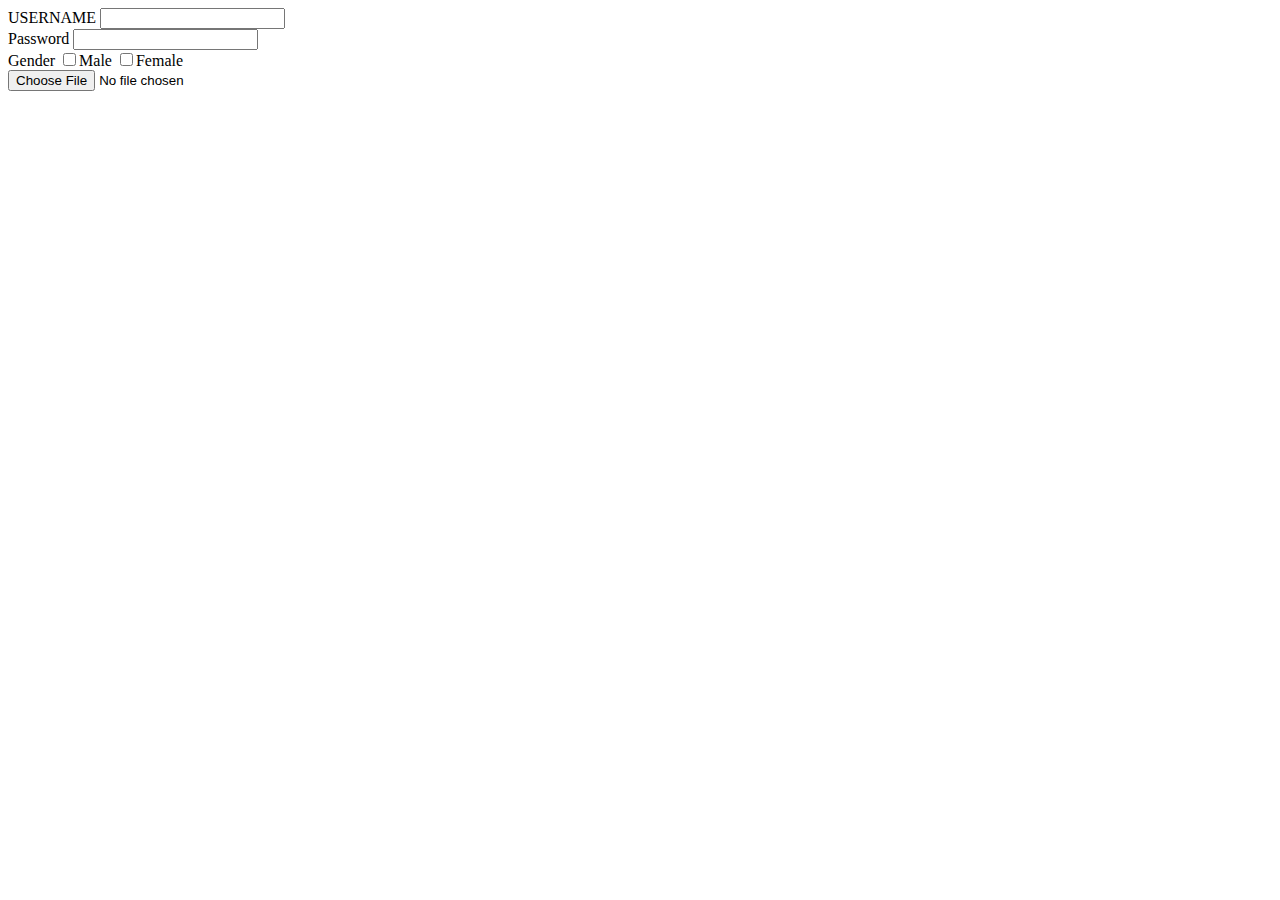
<file: boot.html>
<!DOCTYPE html>
<html lang="en">
<head>
    <meta charset="UTF-8">
    <meta name="viewport" content="width=device-width, initial-scale=1.0">
    <title>Document</title>
</head>
<body>
    <form action="">
        <label for="user">USERNAME</label>
        <input type="text">
        <br>
        <label for="password">Password</label>
        <input type="password">
        <br>
        <label for="course" id="name">Gender</label>
        <input type="checkbox" name="gender" id="">Male
        <input type="checkbox" name="gender">Female
        <br>
        <input type="file">
    </form>
</body>
</html>
</file>
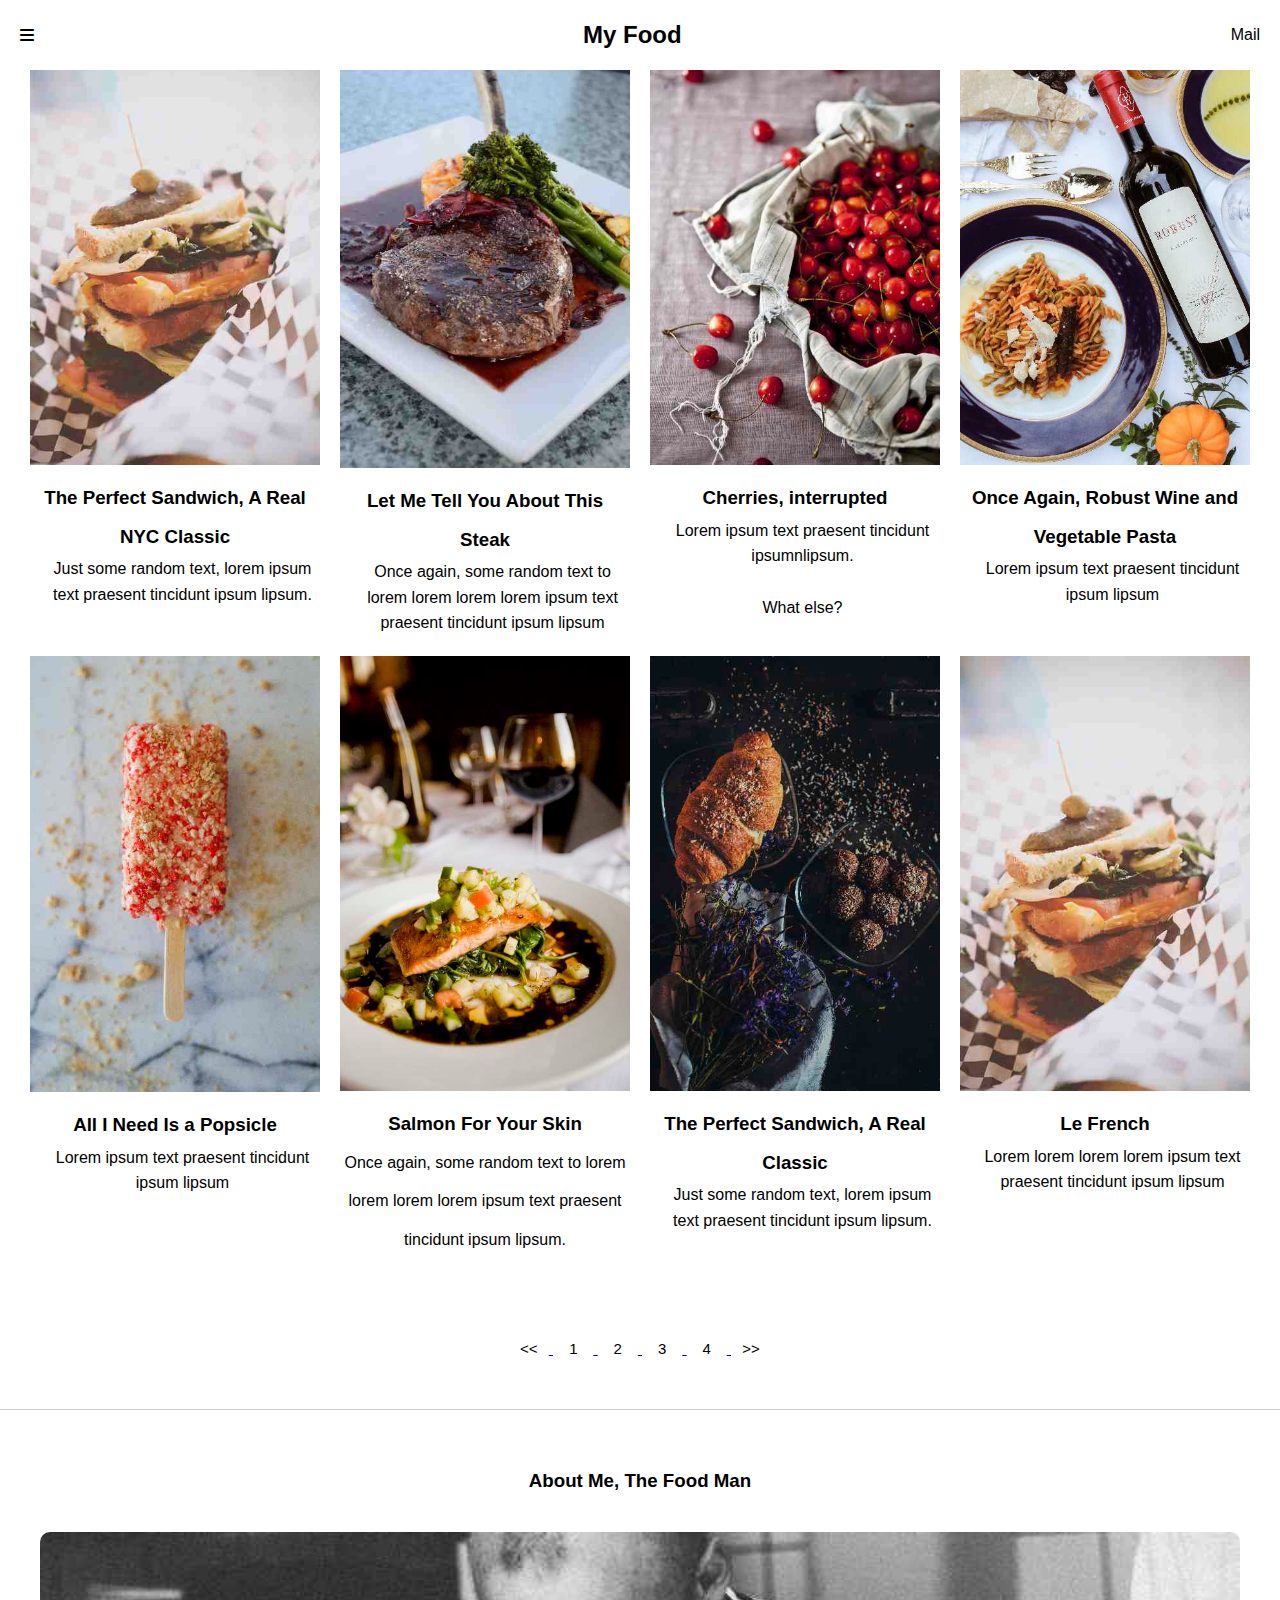
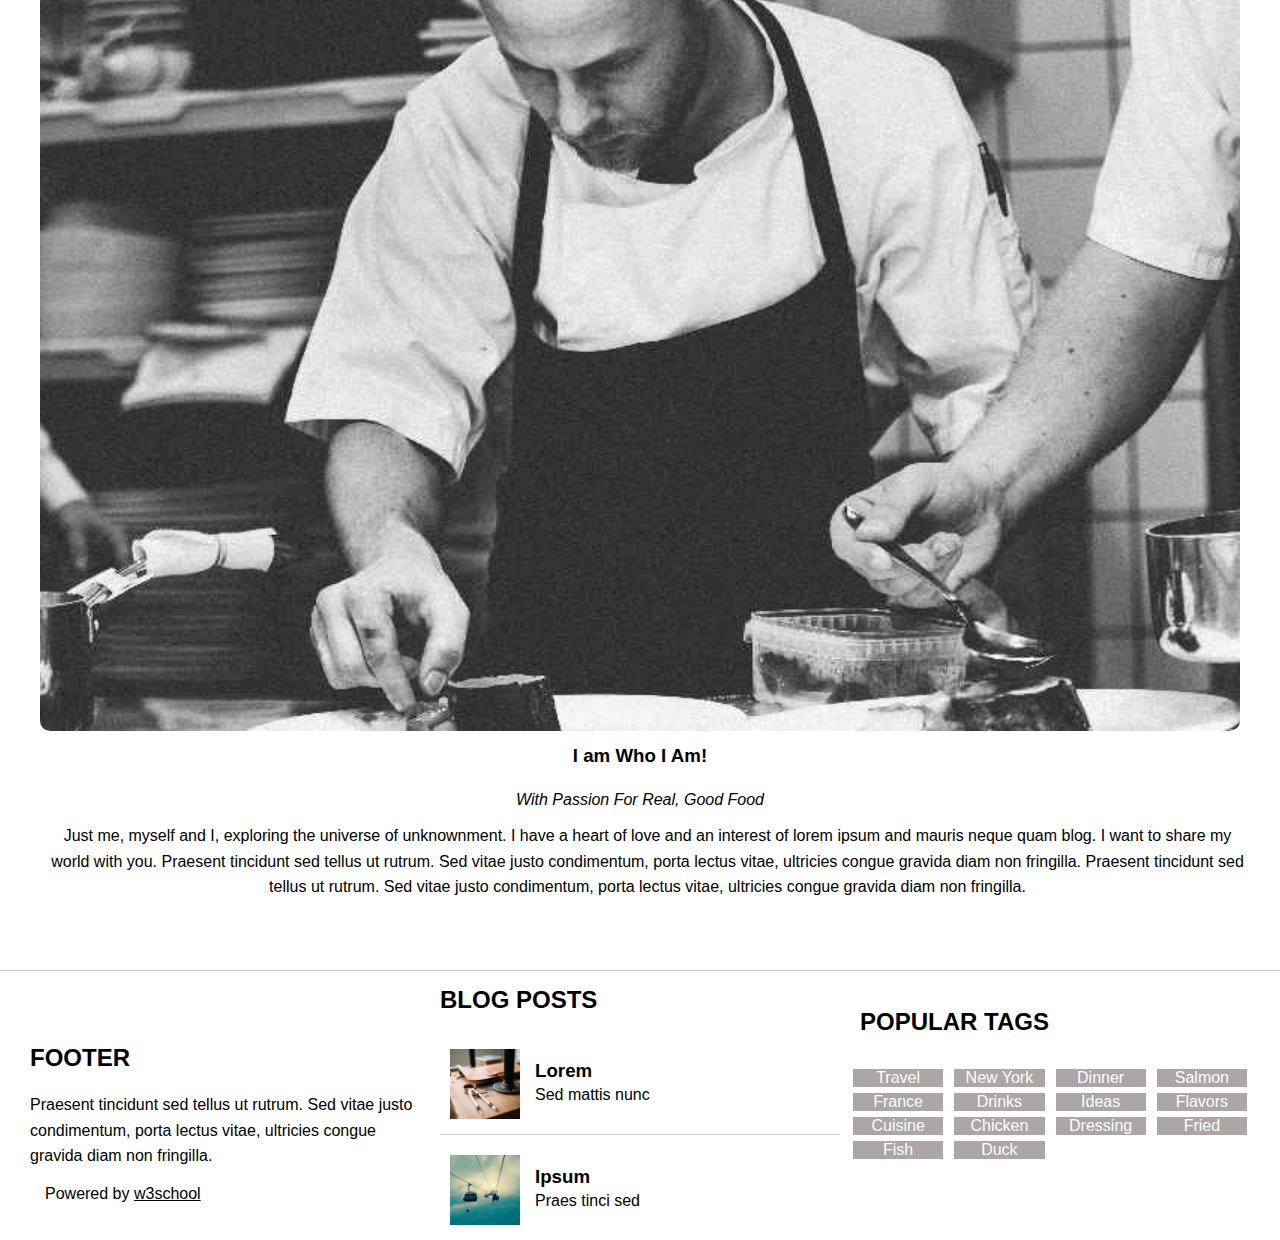
<file: code.html>
<!DOCTYPE html>
<html lang="en">
<head>
    <meta charset="UTF-8">
    <meta name="viewport" content="width=device-width, initial-scale=1.0">
    <title>Food Blog</title>
    <link rel="stylesheet" href="https://cdnjs.cloudflare.com/ajax/libs/font-awesome/6.7.2/css/all.min.css" integrity="sha512-Evv84Mr4kqVGRNSgIGL/F/aIDqQb7xQ2vcrdIwxfjThSH8CSR7PBEakCr51Ck+w+/U6swU2Im1vVX0SVk9ABhg==" crossorigin="anonymous" referrerpolicy="no-referrer" />
     <link rel="stylesheet" href="code.css">
</head>
<body>
    <nav>
        <i class="fa-solid fa-bars" id="menu"></i>
        <ul id="visible">
            <li id="closed">Close Menu</li>
            <li id="chop">Food</li>
            <li>About</li>
        </ul> 
     
        <h2 id="logo">My Food</h2>
        <a href="mailto:odeydivine16@gmail.com">Mail</a>
    </nav>
    <div class="food" id="eatable">
    <div class="one">
        <img src="./asset 0.jpeg" alt="">
        <h3>The Perfect Sandwich, A Real NYC Classic</h3>
        <p>Just some random text, lorem ipsum text praesent tincidunt ipsum lipsum.</p>
    </div>
    <div class="two">
        <img src="./asset 1.jpeg" alt="">
        <h3>Let Me Tell You About This Steak</h3>
        <p>Once again, some random text to lorem lorem lorem lorem ipsum text praesent tincidunt ipsum lipsum</p>
    </div>
    <div class="three">
        <img src="./asset 2.jpeg" alt="">
        <h3>Cherries, interrupted</h3>
        <p>Lorem ipsum text praesent tincidunt ipsumnlipsum.
            <br><br>What else?
        </p>
    </div>
    <div class="four">
        <img src="./asset 3.jpeg" alt="">
        <h3>Once Again, Robust Wine and Vegetable Pasta</h3>
        <p>Lorem ipsum text praesent tincidunt ipsum lipsum</p>
    </div>
    <div class="five">
        <img src="./asset 4.jpeg" alt="">
        <h3>All I Need Is a Popsicle</h3>
        <p>Lorem ipsum text praesent tincidunt ipsum lipsum</p>
    </div>
    <div class="six">
        <img src="./asset 5.jpeg" alt="">
        <h3>Salmon For Your Skin</h3>
        Once again, some random text to lorem lorem lorem lorem ipsum text praesent tincidunt ipsum lipsum.
    </div>
    <div class="seven">
        <img src="./asset 6.jpeg" alt="">
        <h3>The Perfect Sandwich, A Real Classic</h3>
        <p>Just some random text, lorem ipsum text praesent tincidunt ipsum lipsum.</p>
    </div>
    <div class="eight">
        <img src="./asset 0.jpeg" alt="">
        <h3>Le French</h3>
        <p>Lorem lorem lorem lorem ipsum text praesent tincidunt ipsum lipsum</p>
    </div>
</div>
<div class="clickable">
    <a href="#eatable">
        <div class="btn">
        <button><<</button>
        <button>1</button>
        <button>2</button>
        <button>3</button>
        <button>4</button>
        <button>>></button>
    </a>
    </div>
</div>
<div class="article">
    <div class="about">
        <h3>About Me, The Food Man</h3>
    </div>
    <div class="image">
        <img src="./asset 7.jpeg" alt="">
    </div>
    <div class="bio">
        <h3>I am Who I Am!</h3>
        <p class="top"> <em>With Passion For Real, Good Food</em></p>
        <p class="bottom">Just me, myself and I, exploring the universe of unknownment. I have a heart of love and an interest of lorem ipsum and mauris neque quam blog. I want to share my world with you. Praesent tincidunt sed tellus ut rutrum. Sed vitae justo condimentum, porta lectus vitae, ultricies congue gravida diam non fringilla. Praesent tincidunt sed tellus ut rutrum. Sed vitae justo condimentum, porta lectus vitae, ultricies congue gravida diam non fringilla.</p>
    </div>
</div>
<footer>
    <div class="footer">
        <div class="a">
            <div class="f-one">
                <h2>FOOTER</h2>
            </div>
            <div class="f-two">
                <p>
                    Praesent tincidunt sed tellus ut rutrum. Sed vitae justo condimentum, porta lectus vitae, ultricies congue gravida diam non fringilla.
                </p>
            </div>
            <div class="f-three">
                <p>Powered by <a href="https://www.w3schools.com/">w3school</a></p>
            </div>
        </div>
        <div class="b">
            <div class="f-four">
                <h2>BLOG POSTS</h2>
            </div>
            <div class="f-five">
                <div class="f-five-one">
                    <img src="./asset 8.jpeg" alt="">
                    <div class="rise">
                    <h3>Lorem</h3>
                    <p>Sed mattis nunc</p>
                </div>
                </div>
                <div class="f-five-two">
                    <img src="./asset 9.jpeg" alt="">
                    <div class="fall">
                        <h3>Ipsum</h3>
                        <p>Praes tinci sed</p>
                    </div>
                </div>
            </div>
        </div>
        <div class="c">
            <div class="f-six">
                <h2>POPULAR TAGS</h2>
            </div>
            <div class="f-seven">
                <button>Travel</button>
                <button>New York</button>
                <button>Dinner</button>
                <button>Salmon</button>
                <button>France</button>
                <button>Drinks</button>
                <button>Ideas</button>
                <button>Flavors</button>
                <button>Cuisine</button>
                <button>Chicken</button>
                <button>Dressing</button>
                <button>Fried</button>
                <button>Fish</button>
                <button>Duck</button>
            </div>
        </div>
    </div>
</footer>
<script src="code.js"></script>
</body>
</html>
</file>
<file: code.css>
html{
    scroll-behavior: smooth;
}
*{
    margin: 0;
    padding: 0;
    box-sizing: border-box;
}
body{
    font-family: "Karma", sans-serif 
}
nav{
    display: flex;
    align-items: center;
    justify-content: space-between;
    background-color: hsl(0, 0%, 100%);
    padding: 0 20px;
    height: 70px;
    position: fixed;
    width: 100%;
}

#menu:hover {
    transform: scale(2);
    transition: transform 0.1s ease-in-out;
}


nav a{
    color: black;
    text-decoration: none;  
    font-weight: lighter;  
}
nav.visible{
    display:block;
    padding-top: 180px;
    transition: transform 0,2s ease-in-out;
    transform: translateX(-100%);
}

#visible {
    display: none;
    position: fixed;
    top: 70px;
    left: 0;
    background: white;
    width: 100vw;
    padding: 10px 20px;
    box-shadow: 0 2px 5px rgba(0,0,0,0.2);
    transform: translateX(0);
    transition: all 1s ease-in-out;
}

#visible.show {
    display: block;
    transform: translateY(0);
    transition: all 1s ease-in-out;
}

nav a:hover{
    border-bottom: 3px solid black;
}

ul{
    display: flex;
    gap: 25px;
    list-style-type: none;
}

ul li a{
    color: black;
    text-decoration: none;
}

ul li{
    padding: 15px 0;
}
ul li:hover{
    background-color:rgba(202, 198, 198, 0.801);
    width: 100%;
}
.food{
    display: grid;
    grid-template-columns: repeat(4, 1fr);
    grid-gap: 20px;
    text-align: center;
    padding: 30px;
    line-height: 2.4rem;
}

@media (max-width: 1200px) {
    .food {
        grid-template-columns: repeat(3, 1fr);
    }
}

@media (max-width: 900px) {
    .food {
        grid-template-columns: repeat(2, 1fr);
    }
}

@media (max-width: 600px) {
    .food {
        grid-template-columns: 1fr;
    }
}
p{
    line-height: 1.6rem;
}
.food img{
   max-width: 100%;
   height: auto;
}
.clickable{
    display: flex;
    align-items: center;
    justify-content: center;
    margin: 40px 0;
    text-decoration: none;
}
.btn button{
    background-color: white;
    border: none;
    width: 40px;
    height: 40px;
    font-size: 15px;    
}
.btn button:hover{
    background-color: black;
    color: white;
}
.btn button:active{
    background-color: black;
    color: white;
}
.article{
    padding: 0 30px;
    background-color:hsla(0, 23%, 95%,);
    border-top: 1px solid rgb(206, 203, 203);
    border-bottom: 1px solid rgb(206, 203, 203);
}
.about{
    text-align: center;
    padding: 60px 0 30px;
}

.image img{
    width: 100%;
    height: 100%;
    padding: 10px;
    border-radius: 20px;
}
.bio h3{
    text-align: center;
    padding-bottom: 10px;
}
.bio .top{
    padding: 10px 0;
    text-align: center;
}
.bio .bottom{
    text-align: center;
    padding-bottom: 70px;
}
.footer{
    padding: 0 30px;
    display: grid;
    column-gap: 10px;
    justify-content: center;
    align-items: center;
    grid-template-columns: repeat(3, 1fr);
}


@media (max-width: 1200px){
    .footer{
        grid-template-columns: repeat(3, 1fr);
        align-items: center;
    }
}  

@media (max-width: 900px){
    .footer{
        grid-template-columns: repeat(2, 1fr);
        align-items: center;
    }
}


 @media (max-width: 600px) {
    .footer {
        grid-template-columns: 1fr;
    }
}


     
.f-one{
    padding: 50px 0 20px;
}
.f-two{
    line-height: 1.6rem;
    padding: 0 0 12px;
}
.f-two p, a{
    padding: 0;
}
.f-three{
    padding-bottom: 10px;
}
.f-three a{
    color: black;
}
.f-four{
    padding: 15px 0;
}
.f-five-one img, .f-five-two img{
    width: 70px;
    height: 70px;
}
.f-five-one, .f-five-two{
    display: flex;
    padding: 20px 10px 15px;
    align-items: center;
}
.f-five-one h3,p, .f-five-two h3,p{
    padding-left: 15px;
}
.f-five-one{
    border-bottom: 1px solid rgb(153, 153, 148, 0.5);
}
.f-five-one:hover, .f-five-two:hover{
    background-color: rgb(153, 153, 148, 0.5);
}
.f-six{
    padding: 10px;
}
.f-seven{
    padding: 20px 0 50px;
    display: grid;
    column-gap: 5px;
    grid-template-columns: repeat(4, 1fr);
}

.f-seven button{
    background-color: rgb(172, 166, 166);
    color: white;
    width: auto;
    height: auto;
    margin: 3px;
    font-size: 1rem;
    border: none;
    cursor: pointer;
}
.f-seven button:hover{
    background-color: rgb(150, 144, 144);
}
.f-seven button:active{
    background-color: rgb(130, 124, 124);
}
</file>
